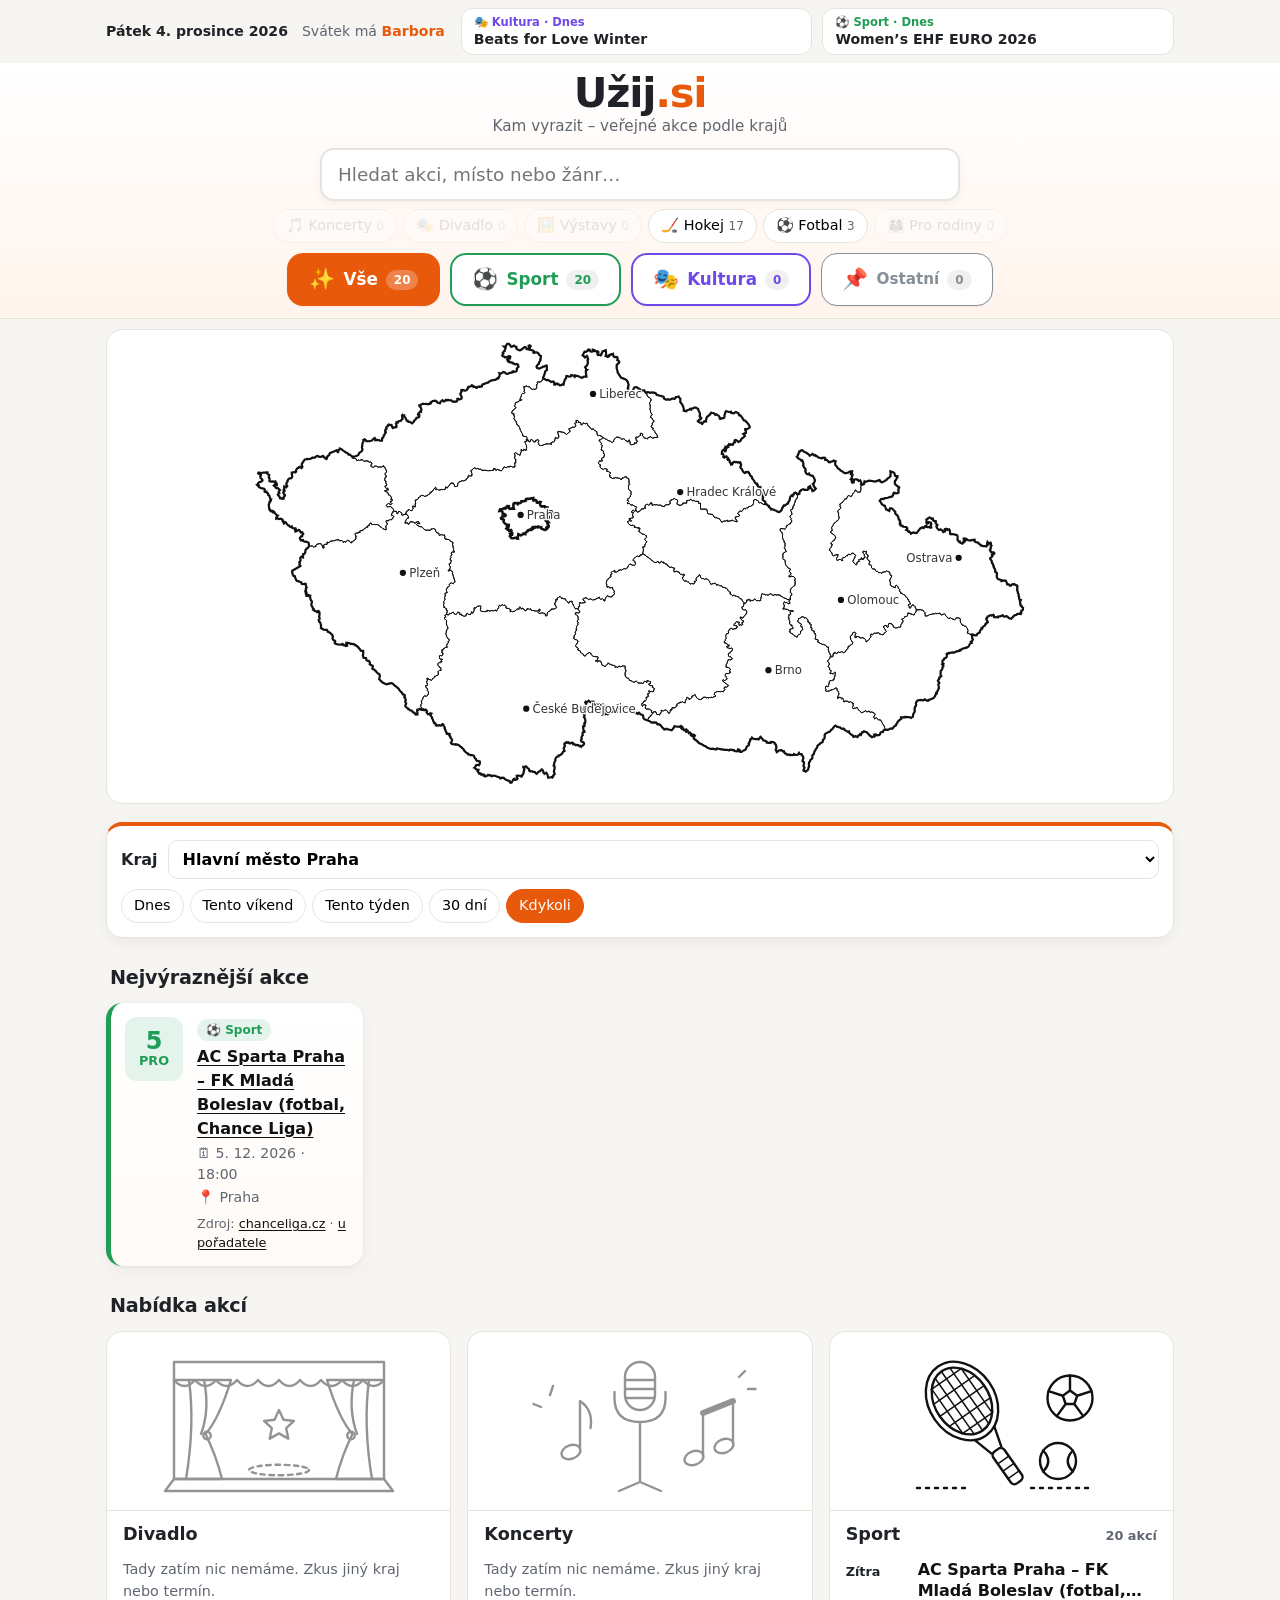
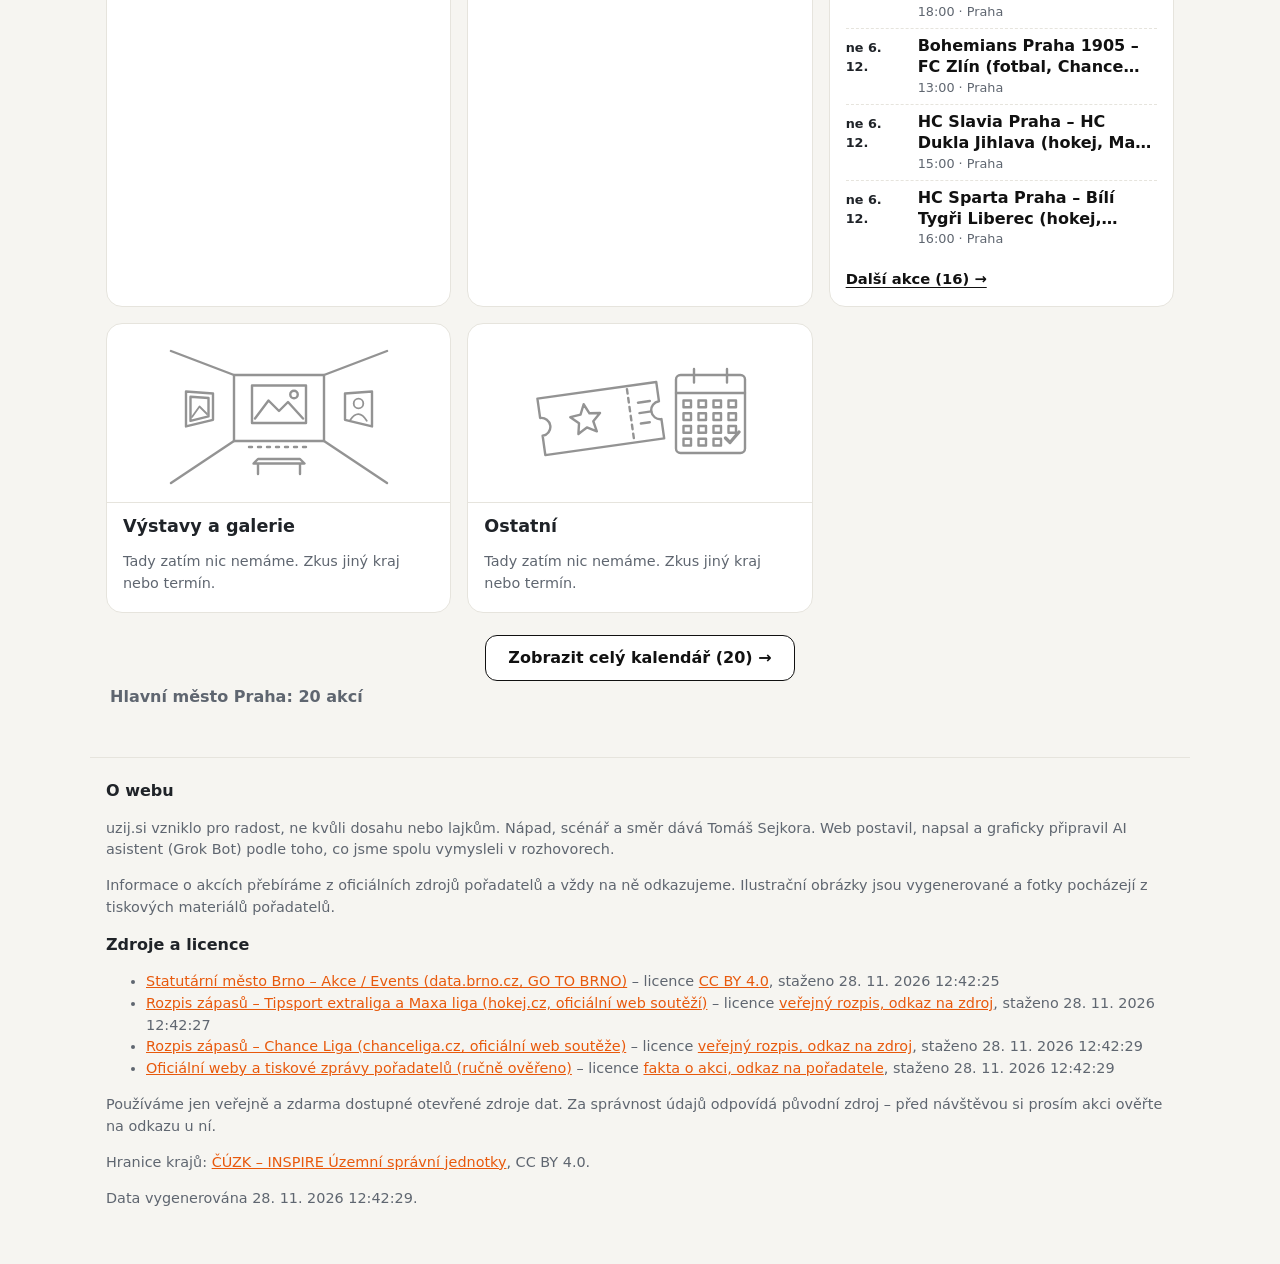
<file: docs/index.html>
<!doctype html>
<html lang="cs">
<head>
<meta charset="utf-8">
<meta name="viewport" content="width=device-width, initial-scale=1">
<title>Užij.si – veřejné akce podle krajů</title>
<meta name="description" content="Přehled veřejně dostupných akcí v Česku podle krajů: sport, kino, divadlo, výstavy, koncerty.">
<meta property="og:title" content="Užij.si – veřejné akce podle krajů">
<meta property="og:site_name" content="Užij.si">
<meta property="og:description" content="Přehled veřejně dostupných akcí v Česku podle krajů: sport, kino, divadlo, výstavy, koncerty.">
<meta property="og:type" content="website">
<link rel="icon" href="data:image/svg+xml,%3Csvg xmlns=%27http://www.w3.org/2000/svg%27 viewBox=%270 0 100 100%27%3E%3Ctext y=%27.9em%27 font-size=%2790%27%3E✨%3C/text%3E%3C/svg%3E">
<link rel="stylesheet" href="style.css?v=3">
</head>
<body>
<div class="strip" id="strip"><div class="today" id="today"></div><div class="hl" id="hl"></div></div>
<header>
  <h1>Užij<span>.si</span></h1>
  <p class="tag">Kam vyrazit – veřejné akce podle krajů</p>
  <div class="search"><input id="q" type="search" placeholder="Hledat akci, místo nebo žánr…" aria-label="Hledat"></div>
  <div class="chips quick" id="quick" aria-label="Rychlé filtry"></div>
  <nav class="tabs" id="groups" aria-label="Hlavní sekce"></nav>
</header>
<main>
  <section class="map" aria-label="Mapa krajů"><div id="map"></div><div id="tip" class="tip" hidden></div></section>
  <section class="filters">
    <label>Kraj
      <select id="region"></select>
    </label>
    <label id="cityw" hidden>Město
      <select id="city"></select>
    </label>
    <div class="chips sub" id="cats" aria-label="Podkategorie"></div>
    <div class="chips" id="dates" aria-label="Kdy"></div>
  </section>
  <section id="tops" class="tops" hidden>
    <h2>Nejvýraznější akce</h2>
    <ul id="toplist" class="list"></ul>
  </section>
  <h2 class="cal-h" id="calh">Kalendář akcí</h2>
  <div id="tiles" class="tiles" hidden></div>
  <button id="full" class="full" hidden></button>
  <p id="info" class="info"></p>
  <ul id="list" class="list"></ul>
  <button id="more" hidden>Zobrazit další</button>
</main>
<footer>
  <h2 id="o-webu">O webu</h2>
  <p>uzij.si vzniklo pro radost, ne kvůli dosahu nebo lajkům. Nápad, scénář a směr dává Tomáš Sejkora. Web postavil, napsal a graficky připravil AI asistent (Grok Bot) podle toho, co jsme spolu vymysleli v rozhovorech.</p>
  <p>Informace o akcích přebíráme z oficiálních zdrojů pořadatelů a vždy na ně odkazujeme. Ilustrační obrázky jsou vygenerované a fotky pocházejí z tiskových materiálů pořadatelů.</p>
  <h2>Zdroje a licence</h2>
  <ul id="sources"></ul>
  <p>Používáme jen veřejně a zdarma dostupné otevřené zdroje dat. Za správnost údajů odpovídá původní zdroj – před návštěvou si prosím akci ověřte na odkazu u ní.</p>
  <p>Hranice krajů: <a href="https://services.cuzk.gov.cz/gml/inspire/au/epsg-4258/" target="_blank" rel="noopener">ČÚZK – INSPIRE Územní správní jednotky</a>, CC BY 4.0.</p>
  <p id="gen"></p>
</footer>
<script src="mapdata.js"></script>
<script src="svatky.js"></script>
<script src="tiles.js?v=3"></script>
<script src="app.js?v=3"></script>
</body>
</html>
</file>
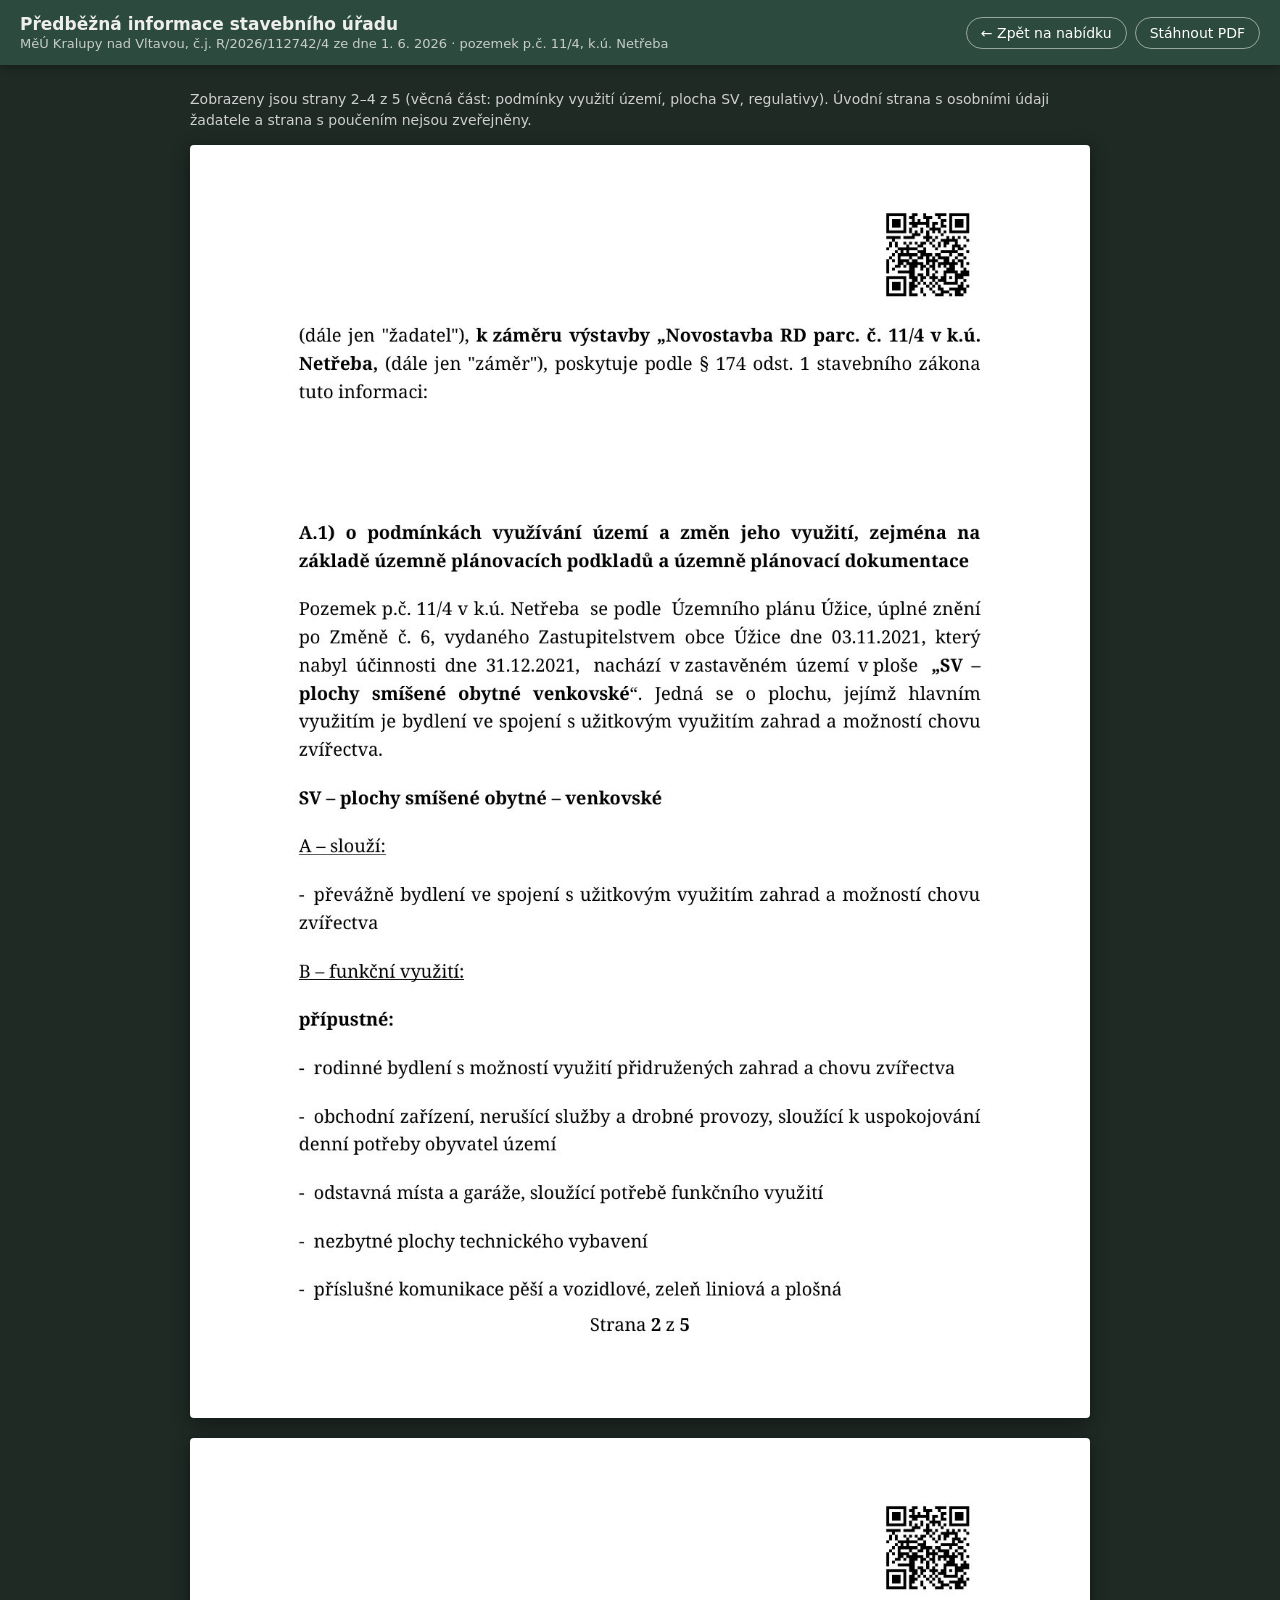
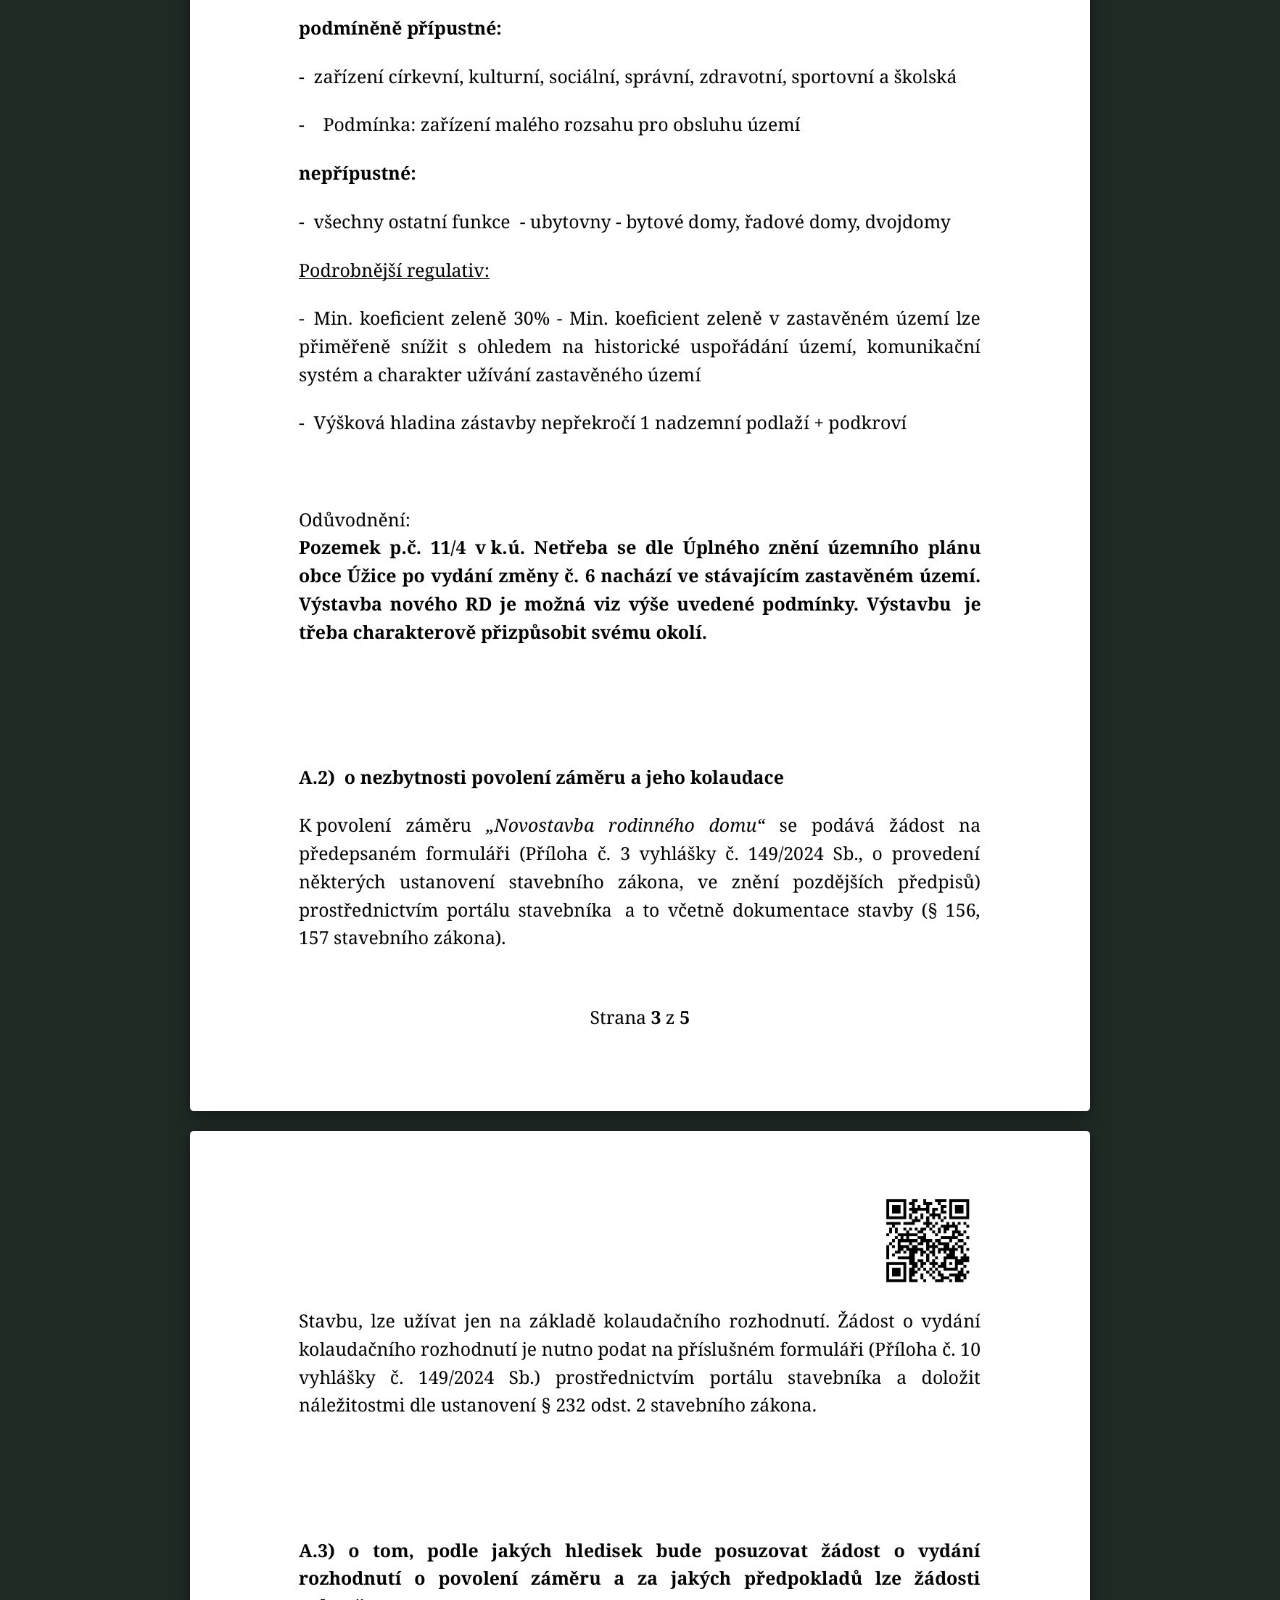
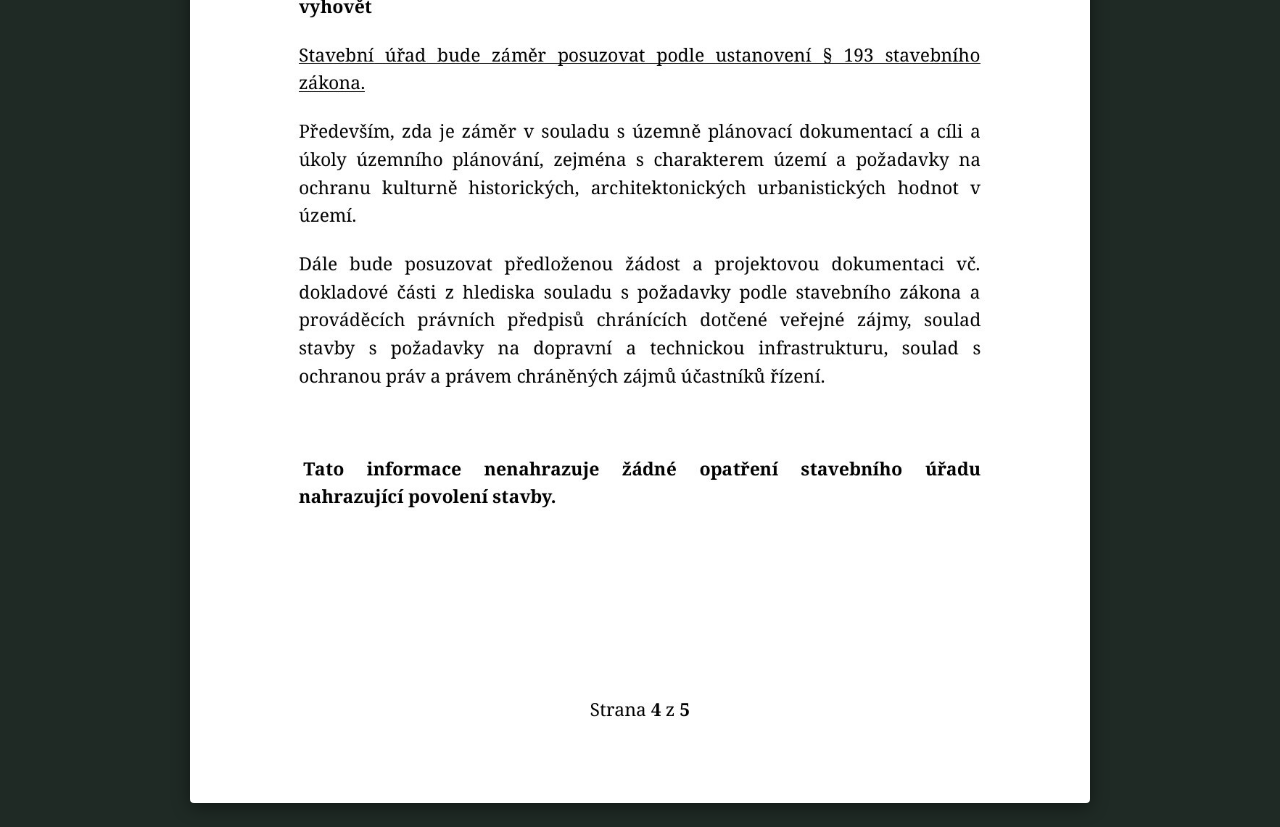
<file: docs/netreba/dokumenty/index.html>
<!doctype html>
<html lang="cs"><head><meta charset="utf-8"><meta name="viewport" content="width=device-width,initial-scale=1">
<title>Předběžná informace stavebního úřadu – Netřeba p.č. 11/4</title>
<style>
body{margin:0;background:#1f2a25;font-family:system-ui,-apple-system,Segoe UI,Roboto,sans-serif;color:#eee}
header{position:sticky;top:0;background:#2D4A3E;padding:14px 20px;display:flex;gap:16px;align-items:center;justify-content:space-between;flex-wrap:wrap;box-shadow:0 2px 8px rgba(0,0,0,.3)}
h1{font-size:17px;margin:0;font-weight:600}
h1 small{display:block;font-weight:400;opacity:.8;font-size:13px;margin-top:2px}
a{color:#fff}
.btns a{display:inline-block;margin-left:8px;padding:7px 14px;border:1px solid rgba(255,255,255,.5);border-radius:20px;text-decoration:none;font-size:14px}
main{max-width:900px;margin:24px auto;padding:0 12px}
p.note{font-size:14px;opacity:.85;line-height:1.5}
img{display:block;width:100%;height:auto;margin:0 0 20px;background:#fff;border-radius:4px;box-shadow:0 4px 18px rgba(0,0,0,.45)}
</style></head><body>
<header><h1>Předběžná informace stavebního úřadu<small>MěÚ Kralupy nad Vltavou, č.j. R/2026/112742/4 ze dne 1. 6. 2026 · pozemek p.č. 11/4, k.ú. Netřeba</small></h1>
<div class="btns"><a href="../">← Zpět na nabídku</a><a href="vyjadreni-SU-R-2026-112742-4.pdf" download>Stáhnout PDF</a></div></header>
<main>
<p class="note">Zobrazeny jsou strany 2–4 z 5 (věcná část: podmínky využití území, plocha SV, regulativy). Úvodní strana s osobními údaji žadatele a strana s poučením nejsou zveřejněny.</p>
<img src="str-1.jpg" alt="Strana 2 z 5" loading="lazy">
<img src="str-2.jpg" alt="Strana 3 z 5" loading="lazy">
<img src="str-3.jpg" alt="Strana 4 z 5" loading="lazy">
</main></body></html>
</file>
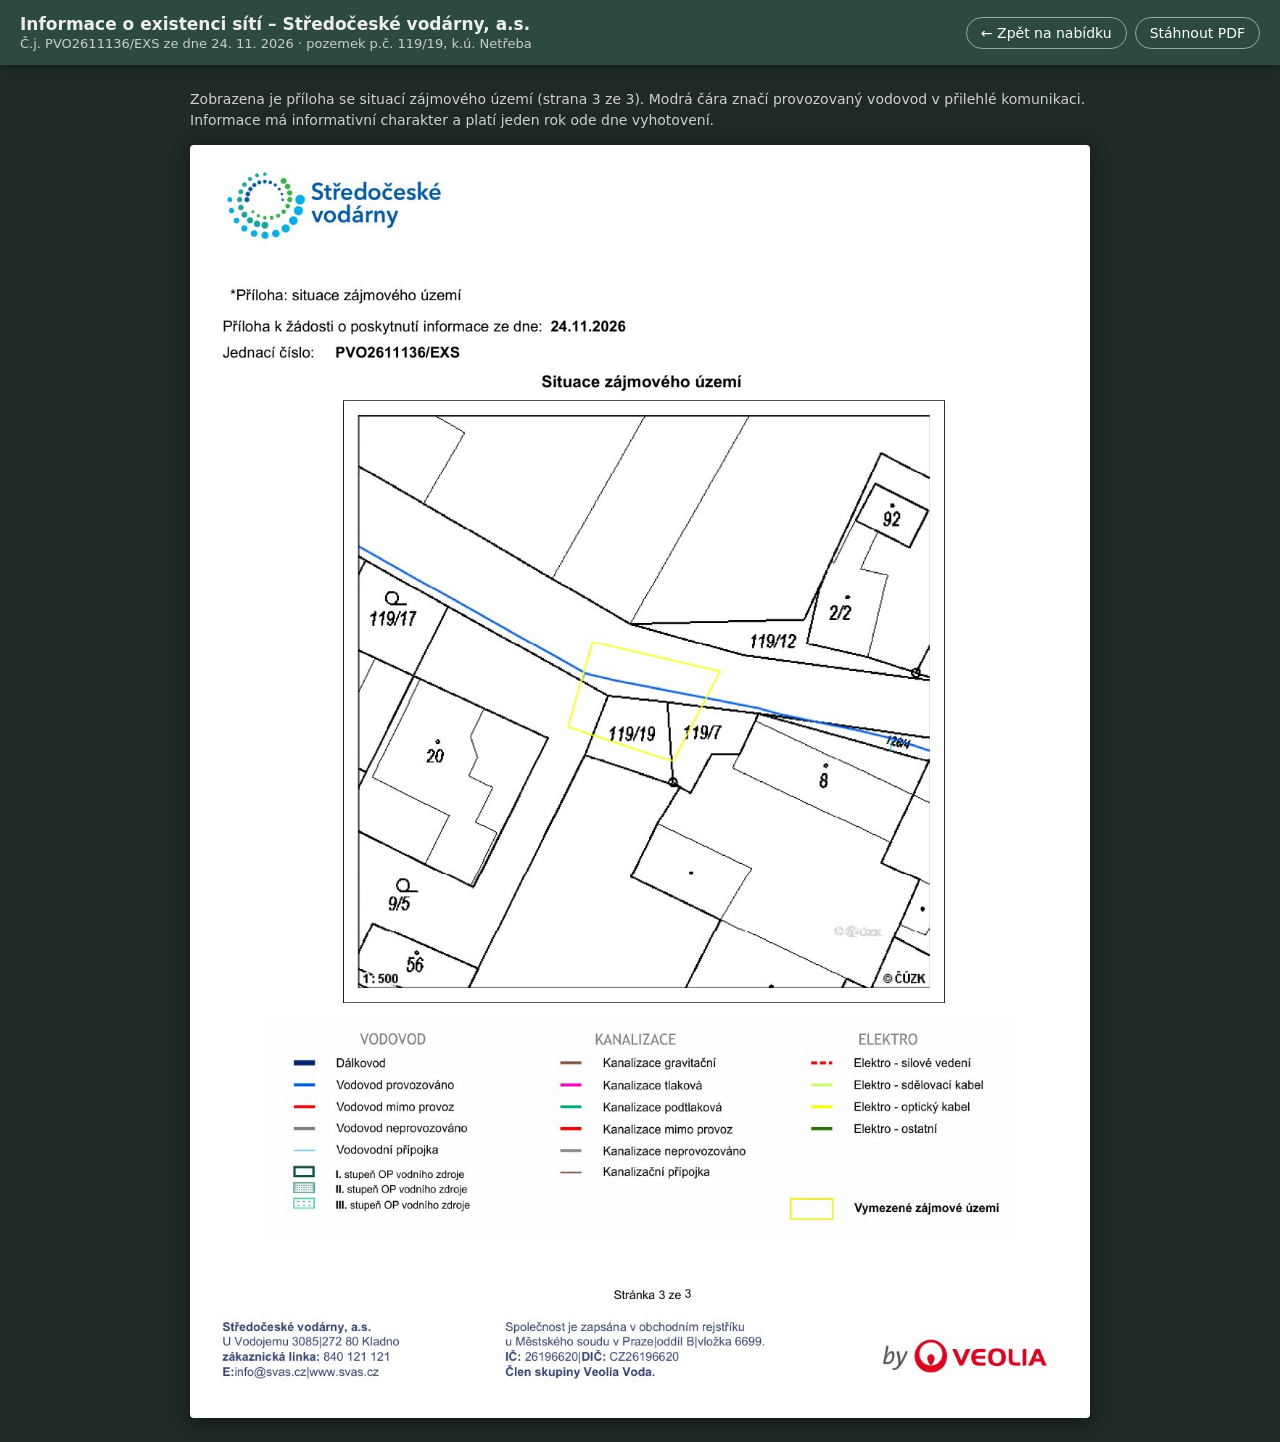
<file: docs/netreba/dokumenty/vodovod/index.html>
<!doctype html>
<html lang="cs"><head><meta charset="utf-8"><meta name="viewport" content="width=device-width,initial-scale=1">
<title>Existence sítí Středočeských vodáren – Netřeba p.č. 119/19</title>
<style>
body{margin:0;background:#1f2a25;font-family:system-ui,-apple-system,Segoe UI,Roboto,sans-serif;color:#eee}
header{position:sticky;top:0;background:#2D4A3E;padding:14px 20px;display:flex;gap:16px;align-items:center;justify-content:space-between;flex-wrap:wrap;box-shadow:0 2px 8px rgba(0,0,0,.3)}
h1{font-size:17px;margin:0;font-weight:600}
h1 small{display:block;font-weight:400;opacity:.8;font-size:13px;margin-top:2px}
a{color:#fff}
.btns a{display:inline-block;margin-left:8px;padding:7px 14px;border:1px solid rgba(255,255,255,.5);border-radius:20px;text-decoration:none;font-size:14px}
main{max-width:900px;margin:24px auto;padding:0 12px}
p.note{font-size:14px;opacity:.85;line-height:1.5}
img{display:block;width:100%;height:auto;margin:0 0 20px;background:#fff;border-radius:4px;box-shadow:0 4px 18px rgba(0,0,0,.45)}
</style></head><body>
<header><h1>Informace o existenci sítí – Středočeské vodárny, a.s.<small>Č.j. PVO2611136/EXS ze dne 24. 11. 2026 · pozemek p.č. 119/19, k.ú. Netřeba</small></h1>
<div class="btns"><a href="../../">← Zpět na nabídku</a><a href="SVAS-PVO2611136-EXS-situace.pdf" download>Stáhnout PDF</a></div></header>
<main>
<p class="note">Zobrazena je příloha se situací zájmového území (strana 3 ze 3). Modrá čára značí provozovaný vodovod v přilehlé komunikaci. Informace má informativní charakter a platí jeden rok ode dne vyhotovení.</p>
<img src="situace.jpg" alt="Situace zájmového území – Středočeské vodárny" loading="lazy">
</main></body></html>
</file>
<file: docs/style.css>
:root{--bg:#f6f5f1;--card:#fff;--ink:#1f2328;--muted:#5f6670;--acc:#e8590c;--line:#e6e4dd;--sport:#1f9d55;--kultura:#7048e8;--ostatni:#868e96;--g:var(--acc)}
body[data-group=sport]{--g:var(--sport)}body[data-group=kultura]{--g:var(--kultura)}body[data-group=ostatni]{--g:var(--ostatni)}
*{box-sizing:border-box}
body{margin:0;font:16px/1.5 system-ui,-apple-system,"Segoe UI",Roboto,sans-serif;background:var(--bg);color:var(--ink)}
header{padding:32px 16px 22px;text-align:center;background:linear-gradient(180deg,#fff 0%,#fff4ec 100%);border-bottom:1px solid var(--line)}
h1{margin:0;font-size:2.6rem;letter-spacing:-.03em;font-weight:800}h1 span{color:var(--acc)}
.tag{margin:2px 0 18px;color:var(--muted)}
.tabs{display:flex;justify-content:center;gap:10px;flex-wrap:wrap;max-width:860px;margin:0 auto}
.tab{--c:var(--acc);font:inherit;font-weight:700;font-size:1.05rem;display:flex;align-items:center;gap:8px;padding:12px 22px;border-radius:16px;border:2px solid var(--c);background:#fff;color:var(--c);cursor:pointer;transition:.15s;box-shadow:0 1px 2px rgba(0,0,0,.05)}
.tab .ic{font-size:1.3rem}.tab small{font-weight:600;font-size:.75rem;background:rgba(0,0,0,.06);border-radius:999px;padding:1px 8px}
.tab:hover{transform:translateY(-1px);box-shadow:0 4px 12px rgba(0,0,0,.08)}
.tab.on{background:var(--c);color:#fff}.tab.on small{background:rgba(255,255,255,.25)}
.t-sport{--c:var(--sport)}.t-kultura{--c:var(--kultura)}.t-ostatni{--c:var(--ostatni);font-weight:600;font-size:.95rem;padding:10px 16px;border-width:1px}
main,footer{max-width:1100px;margin:0 auto;padding:0 16px}
.filters{display:grid;gap:10px;background:rgba(255,255,255,.96);backdrop-filter:blur(6px);border:1px solid var(--line);border-top:4px solid var(--g);border-radius:16px;padding:14px;position:sticky;top:8px;z-index:2;margin-top:18px;box-shadow:0 4px 16px rgba(0,0,0,.05)}
label{font-weight:600;display:flex;gap:10px;align-items:center}
select,input{font:inherit;padding:8px 10px;border:1px solid var(--line);border-radius:10px;background:#fff;flex:1;min-width:0}
.chips{display:flex;flex-wrap:wrap;gap:6px}.chips[hidden]{display:none}
.chips button{font:inherit;font-size:.9rem;border:1px solid var(--line);background:#fff;border-radius:999px;padding:5px 12px;cursor:pointer}
.chips button.on{background:var(--g);border-color:var(--g);color:#fff}
.sub button{border-color:#d9d0fb}
.info{color:var(--muted);margin:18px 4px 10px;font-weight:600}
.list{list-style:none;padding:0;margin:0;display:grid;gap:14px;grid-template-columns:repeat(auto-fill,minmax(300px,1fr))}
.ev{--c:var(--ostatni);display:flex;gap:14px;background:var(--card);border-radius:16px;padding:14px;box-shadow:0 1px 3px rgba(0,0,0,.06),0 6px 18px rgba(0,0,0,.04);border-left:5px solid var(--c);transition:.15s}
.ev:hover{box-shadow:0 2px 6px rgba(0,0,0,.08),0 12px 28px rgba(0,0,0,.08);transform:translateY(-2px)}
.g-sport{--c:var(--sport)}.g-kultura{--c:var(--kultura)}
.day{flex:0 0 58px;height:64px;border-radius:12px;background:color-mix(in srgb,var(--c) 12%,#fff);color:var(--c);display:flex;flex-direction:column;align-items:center;justify-content:center;line-height:1.05}
.day b{font-size:1.5rem}.day span{font-size:.8rem;text-transform:uppercase;font-weight:700}.day i{font-style:normal;font-size:.6rem;margin-top:2px}
.body{min-width:0;flex:1}
.ev a.t,.ev a.t:visited{display:block;margin:4px 0 2px;font-weight:650;color:#111;text-decoration:underline;text-decoration-color:#111;text-decoration-thickness:1px;text-underline-offset:3px;overflow-wrap:anywhere}.ev a.t:hover{text-decoration-thickness:2px;text-decoration-color:var(--acc)}
.ev .meta a,.ev .meta a:visited{color:#111;text-decoration:underline;text-decoration-thickness:1px;text-underline-offset:2px}.ev .meta a:hover{text-decoration-color:var(--acc);text-decoration-thickness:2px}
.meta{color:var(--muted);font-size:.88rem;margin-top:2px}.src{font-size:.8rem;margin-top:6px}
.cat{display:inline-block;font-size:.75rem;font-weight:600;background:color-mix(in srgb,var(--c) 12%,#fff);color:var(--c);border-radius:999px;padding:2px 9px}
.empty{grid-column:1/-1;background:var(--card);border:1px dashed var(--line);border-radius:16px;padding:28px;text-align:center;color:var(--muted)}
#more{display:block;margin:20px auto;font:inherit;font-weight:600;padding:10px 22px;border-radius:12px;border:2px solid var(--g);color:var(--g);background:#fff;cursor:pointer}
footer{margin-top:48px;padding-top:8px;padding-bottom:40px;color:var(--muted);font-size:.9rem;border-top:1px solid var(--line)}
footer h2{font-size:1rem;color:var(--ink)}footer a{color:var(--acc)}
@media (max-width:600px){h1{font-size:2.1rem}header{padding:22px 10px 16px}.tabs{gap:6px}.tab{padding:9px 12px;font-size:.95rem;border-radius:12px}.t-ostatni{padding:8px 10px}.filters{position:static}.list{grid-template-columns:1fr}.day{flex-basis:50px;height:56px}}
/* krok 1: rozcestník */
.search{max-width:640px;margin:0 auto 12px}
.search input{width:100%;font-size:1.15rem;padding:14px 18px;border-radius:14px;border:2px solid var(--line);box-shadow:0 2px 10px rgba(0,0,0,.05)}
.search input:focus{outline:none;border-color:var(--acc)}
.quick{justify-content:center;max-width:760px;margin:0 auto 16px}
.chips button small{opacity:.6;font-size:.75rem}.chips button:disabled{opacity:.4;cursor:default}
.chips button.on small{opacity:.9}
main h2{font-size:1.2rem;margin:26px 4px 10px;letter-spacing:-.01em}
.tops .list{grid-template-columns:repeat(auto-fill,minmax(240px,1fr))}
.ev.top{border-left-width:5px;background:linear-gradient(180deg,#fff, #fffaf6)}
.ev{flex-direction:column;gap:0}.ev .row{display:flex;gap:14px}
.ev .img{display:block;margin:-14px -14px 4px -9px;border-radius:12px 16px 0 0;overflow:hidden;aspect-ratio:16/9;background:var(--line)}
.ev .img img{width:100%;height:100%;object-fit:cover;display:block}
.credit{font-size:.7rem;color:var(--muted);margin-bottom:8px}.credit a{color:inherit}
#list{display:block}.dgrp{list-style:none;margin-bottom:8px}
.dgrp h3{font-size:.95rem;margin:18px 4px 8px;color:var(--ink);text-transform:capitalize;border-bottom:1px solid var(--line);padding-bottom:4px}
.dgrp h3 small{color:var(--muted);font-weight:600}
.info{margin-top:4px}
@media (max-width:600px){.search input{font-size:1rem;padding:12px 14px}.quick{gap:5px}.tops .list{grid-template-columns:1fr}}
[hidden]{display:none!important}

/* horní lišta */
.strip{max-width:1100px;flex-wrap:nowrap;margin:0 auto;padding:8px 16px;display:flex;gap:16px;align-items:center;justify-content:space-between;font-size:.88rem;color:var(--muted)}
body{background:var(--bg)}
.today{display:flex;flex-wrap:wrap;gap:4px 14px;align-items:baseline}.today>b{color:var(--ink)}.today>b::first-letter{text-transform:uppercase}.today span b{color:var(--acc)}
.today small{opacity:.75}.hol{color:var(--ink);font-weight:600}
.hl{display:flex;gap:10px;min-width:0;flex:1;justify-content:flex-end}
.hl>*{display:block;flex:1 1 0;max-width:none;min-width:0;padding:6px 12px;border-radius:12px;background:#fff;border:1px solid var(--line);color:var(--ink);text-decoration:none;line-height:1.3}.hl b{display:block;font-weight:650}.hl small{display:block;color:var(--muted);font-size:.78rem;white-space:nowrap;overflow:hidden;text-overflow:ellipsis}
.hl>* span{display:block;font-size:.72rem;font-weight:700}.h-kultura span{color:var(--kultura)}.h-sport span{color:var(--sport)}
.hl a:hover{border-color:var(--acc)}.hl .none{color:var(--muted);font-weight:400}
@media (max-width:760px){.strip{flex-direction:column;align-items:stretch;gap:8px;padding:8px 10px}.hl>*{flex:1;max-width:none}}
@media (max-width:600px){.quick{flex-wrap:nowrap;overflow-x:auto;justify-content:flex-start;scrollbar-width:none;padding:0 2px 4px;margin:0 -10px 14px;padding-left:10px}.quick::-webkit-scrollbar{display:none}.quick button{flex:0 0 auto;white-space:nowrap}}
.today{flex:0 0 auto}@media (max-width:760px){.today{flex:none}}

/* mapa krajů */
.map{position:relative;background:#fff;border:1px solid var(--line);border-radius:16px;margin-top:18px;padding:14px}
.map svg{display:block;width:100%;height:auto;max-height:520px}
.kraj{fill:transparent;stroke:#111;stroke-width:1;vector-effect:non-scaling-stroke;cursor:pointer;transition:stroke-width .12s}
.kraj.zero{stroke:#bbb}.kraj:hover{stroke-width:3;stroke:#111}.kraj.on{stroke-width:2.5;stroke:#111}
.kraj.zero:hover{stroke:#888}
.outline{fill:none;stroke:#111;stroke-width:2.2;vector-effect:non-scaling-stroke;pointer-events:none}
.city{pointer-events:none}.city circle{fill:#111}.city text{font-size:15px;fill:#333;paint-order:stroke;stroke:#fff;stroke-width:3px}
.tip{position:absolute;pointer-events:none;background:#fff;border:1px solid #111;border-radius:8px;padding:4px 9px;font-size:.85rem;white-space:nowrap;box-shadow:0 2px 8px rgba(0,0,0,.1);z-index:3}
.tip span{display:block;color:var(--muted);font-size:.78rem}
@media (max-width:600px){.map{padding:6px;margin-top:12px}.city text{font-size:30px;stroke-width:5px}.city circle{r:7}}
/* těsnější mezera záložky → mapa */
header{padding-bottom:12px}.map{margin-top:10px;padding:6px 14px 12px}
@media (max-width:600px){header{padding-bottom:10px}.map{margin-top:8px;padding:4px 6px 6px}}
/* kompaktní hlavička */
header{padding-top:8px}h1{line-height:1.05}.tag{margin:0 0 10px;font-size:.95rem}
.search{margin-bottom:8px}.search input{padding:11px 16px}.quick{margin-bottom:10px}
.tab{padding:9px 20px}
@media (max-width:600px){header{padding-top:6px}.tag{margin-bottom:8px}}
@media (min-width:601px){.map svg{max-height:455px}}

/* nabídka – dlaždice kategorií */
.tiles{display:grid;gap:16px;grid-template-columns:repeat(auto-fill,minmax(320px,1fr))}
.tile{background:#fff;border:1px solid var(--line);border-radius:16px;padding:14px 16px 12px;display:flex;flex-direction:column}
.tart{border-bottom:1px solid var(--line);margin:0 -16px 10px;padding:4px 16px 10px}
.ill{display:block;width:100%;max-width:240px;height:auto;margin:0 auto;fill:none;stroke:#111;stroke-width:1.6;stroke-linecap:round;stroke-linejoin:round}
.tile h3{margin:0 0 6px;font-size:1.1rem;display:flex;justify-content:space-between;align-items:baseline;gap:8px}
.tile h3 small{color:var(--muted);font-weight:600;font-size:.8rem}
.tile ul{list-style:none;margin:0;padding:0;flex:1}
.tile li{display:flex;gap:10px;padding:7px 0;border-top:1px dashed var(--line)}.tile li:first-child{border-top:0}
.td{flex:0 0 62px;font-size:.8rem;font-weight:700;color:var(--ink);padding-top:2px}
.tb{min-width:0;flex:1}.tb a,.tb a:visited{display:block;color:#111;font-weight:600;line-height:1.3;text-decoration:none;overflow:hidden;display:-webkit-box;-webkit-line-clamp:2;-webkit-box-orient:vertical}
.tb a:hover{text-decoration:underline}.tb small{display:block;color:var(--muted);font-size:.8rem;white-space:nowrap;overflow:hidden;text-overflow:ellipsis}
.tempty{color:var(--muted);font-size:.9rem;margin:6px 0;flex:1}
.tile.none .ill{opacity:.45}
.tmore{align-self:flex-start;margin-top:8px;font:inherit;font-weight:650;font-size:.92rem;background:none;border:0;padding:4px 0;color:#111;cursor:pointer;text-decoration:underline;text-underline-offset:3px;text-decoration-thickness:1px}
.tmore:hover{text-decoration-color:var(--acc);text-decoration-thickness:2px}
.full{display:block;margin:22px auto 0;font:inherit;font-weight:600;padding:10px 22px;border-radius:12px;border:1.5px solid #111;color:#111;background:#fff;cursor:pointer}
.full:hover{border-color:var(--acc);color:var(--acc)}
.tile{min-width:0}@media (max-width:600px){.tiles{grid-template-columns:minmax(0,1fr)}.ill{max-width:200px}}
</file>
